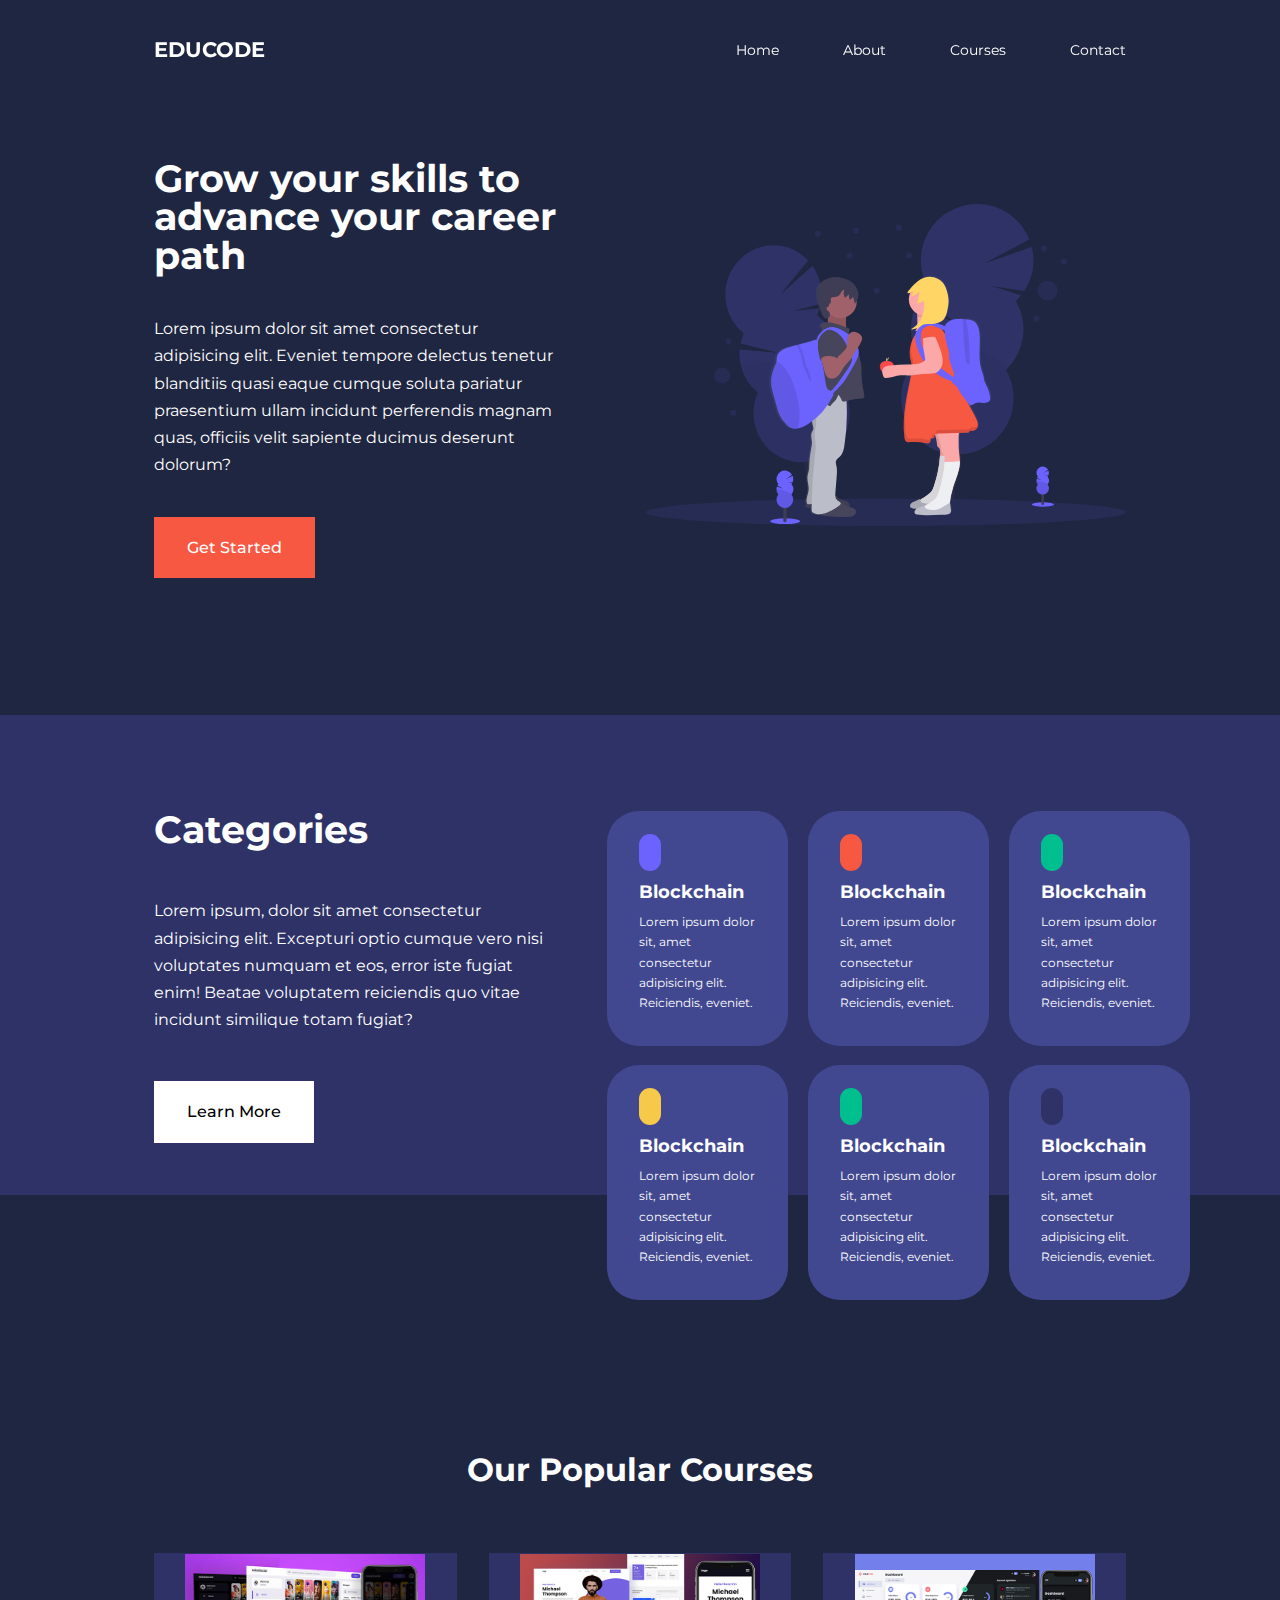
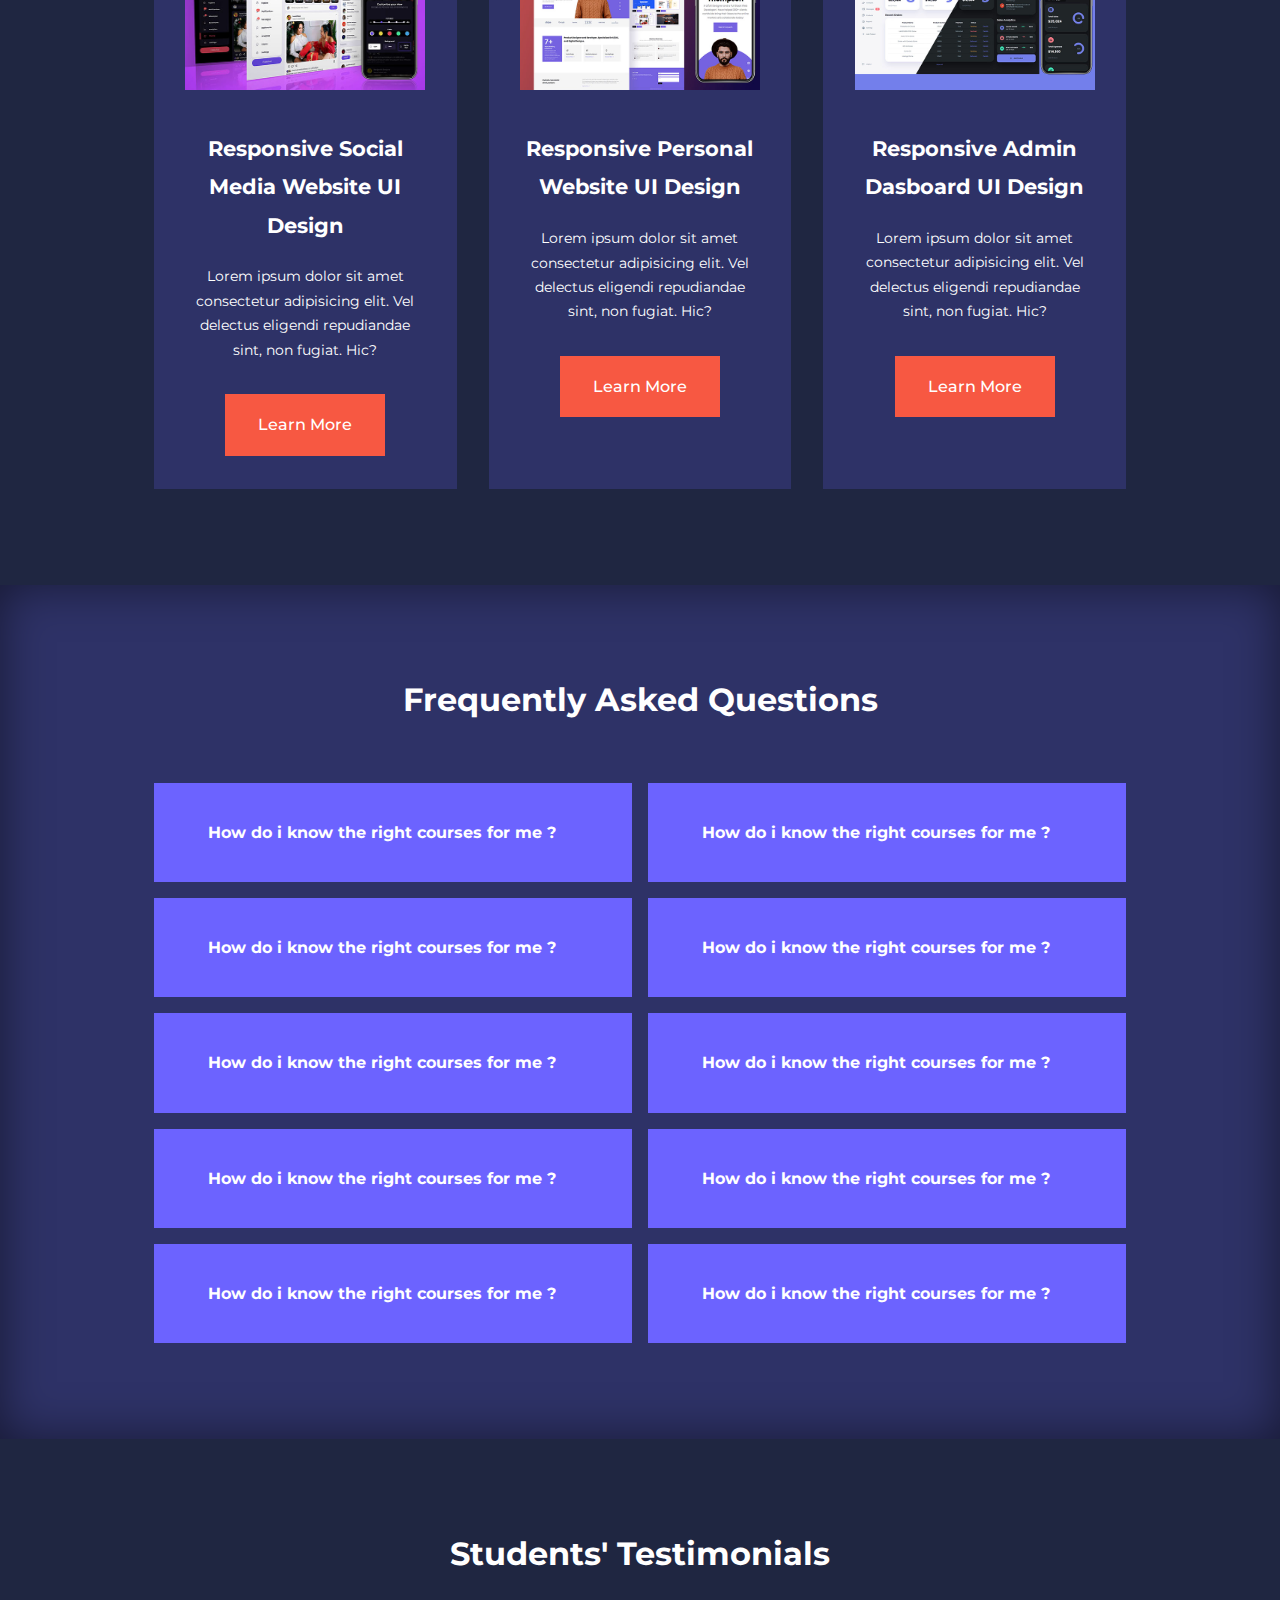
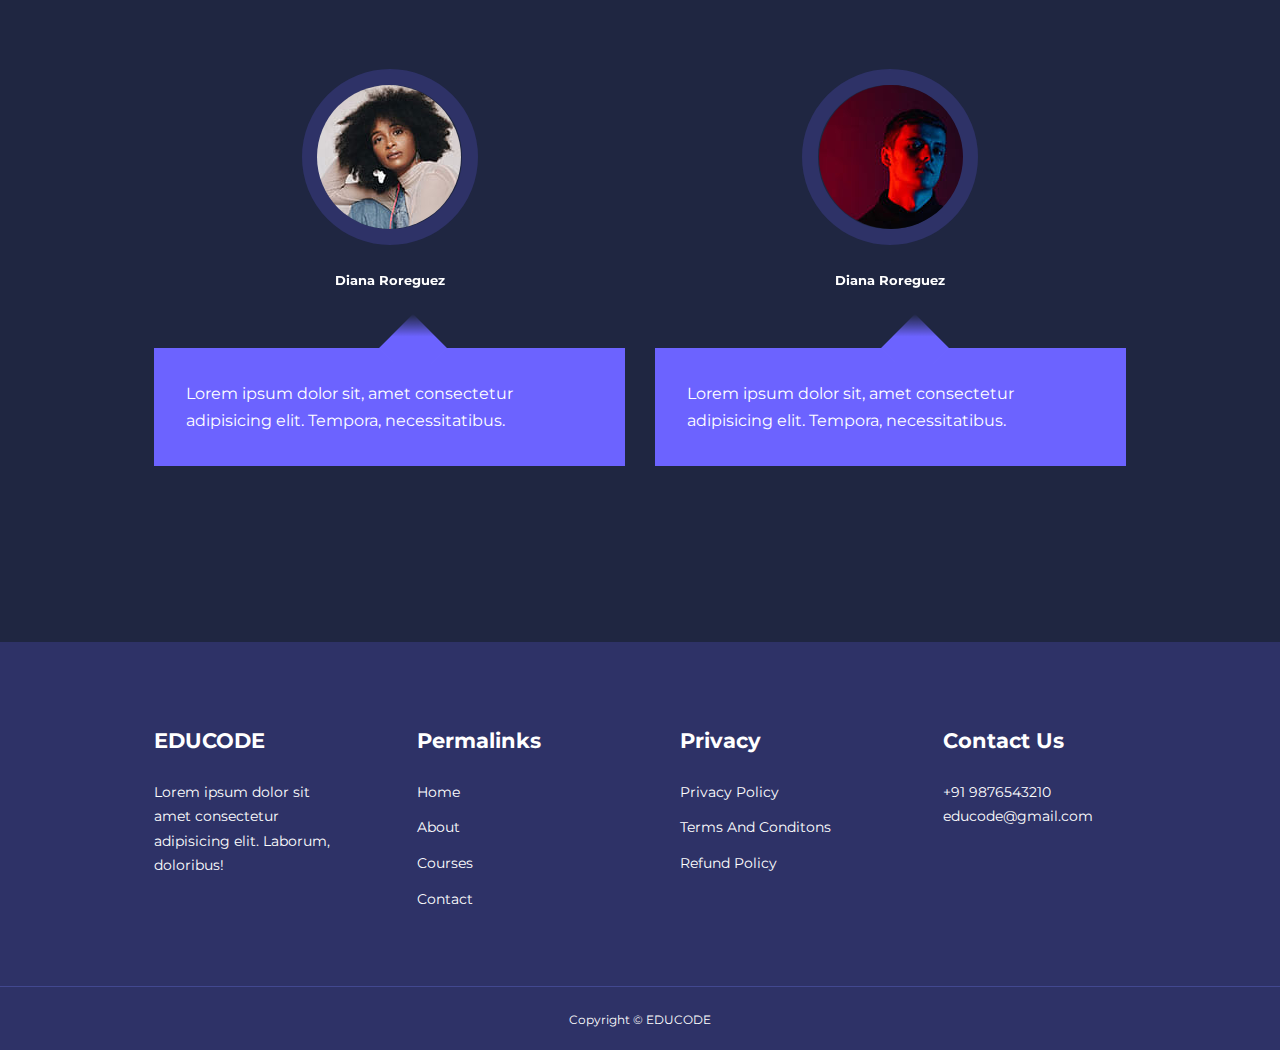
<file: index.html>
<!DOCTYPE html>
<html lang="en">
<head>
    <meta charset="UTF-8">
    <meta http-equiv="X-UA-Compatible" content="IE=edge">
    <meta name="viewport" content="width=device-width, initial-scale=1.0">
    <title>EDUCODE</title>

    <link rel="stylesheet" href="./css/style.css" >

    <link rel="preconnect" href="https://fonts.googleapis.com">
    <link rel="preconnect" href="https://fonts.gstatic.com" crossorigin>
    <link href="https://fonts.googleapis.com/css2?family=Montserrat:ital,wght@0,300;0,400;0,500;0,600;0,700;0,900;1,800&display=swap" rel="stylesheet">

    <link rel="stylesheet" href="https://unicons.iconscout.com/release/v4.0.0/css/line.css">

    <link
  rel="stylesheet"
  href="https://cdn.jsdelivr.net/npm/swiper@9/swiper-bundle.min.css"
/>
    
    

</head>
<body>
    <nav>
        <div class="container nav_container">
            <a href="index.html" ><h4>EDUCODE</h4></a>
            <ul class="nav_menu">
                <li><a href="index.html" >Home</a></li>
                <li><a href="about.html" >About</a></li>
                <li><a href="courses.html" >Courses</a></li>
                <li><a href="contact.html" >Contact</a></li>

                
          
            </ul>
            
            <button id="open-menu-btn" ><i class="uil uil-bars"></i>
            </button>
            <button id="close-menu-btn" ><i class="uil uil-multiply"></i>
            </button>

            
        </div>
    </nav>


    <header>
        <div class="container header__container">
            <div  class="header_left">
                <h1 id="hd"> Grow your skills to advance your career path</h1>

                <p>Lorem ipsum dolor sit amet consectetur adipisicing elit.
                     Eveniet tempore delectus tenetur blanditiis quasi eaque
                      cumque soluta pariatur praesentium ullam incidunt perferendis
                       magnam quas, officiis velit sapiente ducimus deserunt dolorum?
                </p>
                
                <a  href="courses.html" class="btn btn-primary" >Get Started</a>
            </div>

            <div class="header_right">
                <div class="header_right-image">
                    <img src="./images/header.svg" id="imghd">
                </div>

            </div>
        </div>
    </header>


   
   
   
   
   
    <!--Catagories-->

<section class="categories">
       <div class="container categories_container">
          <div class="categories__left">
            <h1>Categories</h1>
            <p>
                Lorem ipsum, dolor sit amet consectetur adipisicing elit. Excepturi optio cumque vero nisi voluptates numquam et eos, error iste fugiat enim! Beatae voluptatem reiciendis quo vitae incidunt similique totam fugiat?
            </p>
            <a href="#" class="btn">Learn More</a>
           </div>
           <div class="categories_right">
               <article class="category">
                <span class="category_item"><i class="uil uil-bitcoin-circle"></i></span>
                <h5>Blockchain</h5>
                <p>Lorem ipsum dolor sit, amet consectetur adipisicing elit. Reiciendis, eveniet.</p>
               </article>

               <article class="category">
                <span class="category_item"><i class="uil uil-bitcoin-circle"></i></span>
                <h5>Blockchain</h5>
                <p>Lorem ipsum dolor sit, amet consectetur adipisicing elit. Reiciendis, eveniet.</p>
               </article>

               <article class="category">
                <span class="category_item"><i class="uil uil-bitcoin-circle"></i></span>
                <h5>Blockchain</h5>
                <p>Lorem ipsum dolor sit, amet consectetur adipisicing elit. Reiciendis, eveniet.</p>
               </article>


               <article class="category">
                <span class="category_item"><i class="uil uil-bitcoin-circle"></i></span>
                <h5>Blockchain</h5>
                <p>Lorem ipsum dolor sit, amet consectetur adipisicing elit. Reiciendis, eveniet.</p>
               </article>

               <article class="category">
                <span class="category_item"><i class="uil uil-bitcoin-circle"></i></span>
                <h5>Blockchain</h5>
                <p>Lorem ipsum dolor sit, amet consectetur adipisicing elit. Reiciendis, eveniet.</p>
               </article>

               <article class="category">
                <span class="category_item"><i class="uil uil-bitcoin-circle"></i></span>
                <h5>Blockchain</h5>
                <p>Lorem ipsum dolor sit, amet consectetur adipisicing elit. Reiciendis, eveniet.</p>
               </article>

               
           </div>
       </div> 
         
</section>



<!--Courses-->

<section class="courses">
    <h2>Our Popular Courses</h2>
    <div class="container courses_container">
        <article class="course">
           <div class="course_image">
               <img src="./images/course1.jpg">
           </div>
           <div class="course_info"> 
           <h4> Responsive Social Media Website UI Design</h4>
           <p>
            Lorem ipsum dolor sit amet consectetur adipisicing elit. Vel delectus eligendi repudiandae sint, non fugiat. Hic?
           </p>
           <a href="courses.html" class="btn btn-primary">Learn More </a>
           </div>
        </article>

        <article class="course">
            <div class="course_image">
                <img src="./images/course2.jpg">
            </div> 
            <div class="course_info">
            <h4> Responsive Personal Website UI Design</h4>
            <p>
             Lorem ipsum dolor sit amet consectetur adipisicing elit. Vel delectus eligendi repudiandae sint, non fugiat. Hic?
            </p>
            <a href="courses.html" class="btn btn-primary">Learn More </a>
            </div>
         </article>

         <article class="course">
            <div class="course_image">
                <img src="./images/course3.jpg">
            </div> 
            <div class="course_info">
            <h4> Responsive Admin Dasboard  UI Design</h4>
            <p>
             Lorem ipsum dolor sit amet consectetur adipisicing elit. Vel delectus eligendi repudiandae sint, non fugiat. Hic?
            </p>
            <a href="courses.html" class="btn btn-primary">Learn More </a>
            </div>
         </article>
    </div> 


</section>


<!--Frequently Askaed Questions-->
<section class="faqs">
    <h2>Frequently Asked Questions</h2>
    <div class="container faqs_container">
        <article class="faq">
           <div class="faq_icon"><i class="uil uil-plus"></i></div> 
           <div class="question_answer">
            <h4>How do i know the right courses for me ?</h4>
            <p>
                Lorem ipsum dolor sit amet, consectetur adipisicing elit. Iste, consequuntur quaerat. Ratione, ea omnis aliquid illo, rerum dignissimos sequi magnam vero distinctio dolorum ipsam? Neque nisi temporibus iusto quae consectetur.
            </p>
           </div>
        </article>
        <article class="faq">
            <div class="faq_icon"><i class="uil uil-plus"></i></div> 
            <div class="question_answer">
             <h4>How do i know the right courses for me ?</h4>
             <p>
                 Lorem ipsum dolor sit amet, consectetur adipisicing elit. Iste, consequuntur quaerat. Ratione, ea omnis aliquid illo, rerum dignissimos sequi magnam vero distinctio dolorum ipsam? Neque nisi temporibus iusto quae consectetur.
             </p>
            </div>
         </article>
         <article class="faq">
            <div class="faq_icon"><i class="uil uil-plus"></i></div> 
            <div class="question_answer">
             <h4>How do i know the right courses for me ?</h4>
             <p>
                 Lorem ipsum dolor sit amet, consectetur adipisicing elit. Iste, consequuntur quaerat. Ratione, ea omnis aliquid illo, rerum dignissimos sequi magnam vero distinctio dolorum ipsam? Neque nisi temporibus iusto quae consectetur.
             </p>
            </div>
         </article>
         <article class="faq">
            <div class="faq_icon"><i class="uil uil-plus"></i></div> 
            <div class="question_answer">
             <h4>How do i know the right courses for me ?</h4>
             <p>
                 Lorem ipsum dolor sit amet, consectetur adipisicing elit. Iste, consequuntur quaerat. Ratione, ea omnis aliquid illo, rerum dignissimos sequi magnam vero distinctio dolorum ipsam? Neque nisi temporibus iusto quae consectetur.
             </p>
            </div>
         </article>
         <article class="faq">
            <div class="faq_icon"><i class="uil uil-plus"></i></div> 
            <div class="question_answer">
             <h4>How do i know the right courses for me ?</h4>
             <p>
                 Lorem ipsum dolor sit amet, consectetur adipisicing elit. Iste, consequuntur quaerat. Ratione, ea omnis aliquid illo, rerum dignissimos sequi magnam vero distinctio dolorum ipsam? Neque nisi temporibus iusto quae consectetur.
             </p>
            </div>
         </article>
         <article class="faq">
            <div class="faq_icon"><i class="uil uil-plus"></i></div> 
            <div class="question_answer">
             <h4>How do i know the right courses for me ?</h4>
             <p>
                 Lorem ipsum dolor sit amet, consectetur adipisicing elit. Iste, consequuntur quaerat. Ratione, ea omnis aliquid illo, rerum dignissimos sequi magnam vero distinctio dolorum ipsam? Neque nisi temporibus iusto quae consectetur.
             </p>
            </div>
         </article>
         <article class="faq">
            <div class="faq_icon"><i class="uil uil-plus"></i></div> 
            <div class="question_answer">
             <h4>How do i know the right courses for me ?</h4>
             <p>
                 Lorem ipsum dolor sit amet, consectetur adipisicing elit. Iste, consequuntur quaerat. Ratione, ea omnis aliquid illo, rerum dignissimos sequi magnam vero distinctio dolorum ipsam? Neque nisi temporibus iusto quae consectetur.
             </p>
            </div>
         </article>
         <article class="faq">
            <div class="faq_icon"><i class="uil uil-plus"></i></div> 
            <div class="question_answer">
             <h4>How do i know the right courses for me ?</h4>
             <p>
                 Lorem ipsum dolor sit amet, consectetur adipisicing elit. Iste, consequuntur quaerat. Ratione, ea omnis aliquid illo, rerum dignissimos sequi magnam vero distinctio dolorum ipsam? Neque nisi temporibus iusto quae consectetur.
             </p>
            </div>
         </article>
         <article class="faq">
            <div class="faq_icon"><i class="uil uil-plus"></i></div> 
            <div class="question_answer">
             <h4>How do i know the right courses for me ?</h4>
             <p>
                 Lorem ipsum dolor sit amet, consectetur adipisicing elit. Iste, consequuntur quaerat. Ratione, ea omnis aliquid illo, rerum dignissimos sequi magnam vero distinctio dolorum ipsam? Neque nisi temporibus iusto quae consectetur.
             </p>
            </div>
         </article>
         <article class="faq">
            <div class="faq_icon"><i class="uil uil-plus"></i></div> 
            <div class="question_answer">
             <h4>How do i know the right courses for me ?</h4>
             <p>
                 Lorem ipsum dolor sit amet, consectetur adipisicing elit. Iste, consequuntur quaerat. Ratione, ea omnis aliquid illo, rerum dignissimos sequi magnam vero distinctio dolorum ipsam? Neque nisi temporibus iusto quae consectetur.
             </p>
            </div>
         </article>
         
         
     </div>
</section>


<!-- Customer Review-->

<section class="container testimonials_container  mySwiper">
    <h2> Students' Testimonials </h2>
    <div class="swiper-wrapper">
        <article class="testimonial swiper-slide">
            <div class="avater">
                <img src="./images/avatar1.jpg">
            </div>
            <div class="testimonial_info">
                <h5> Diana Roreguez </h5>
            </div>
            <div class="testimonial_body">
                <p>
                    Lorem ipsum dolor sit, amet consectetur adipisicing elit. Tempora, necessitatibus.
                </p>
            </div>
        </article>
        <article class="testimonial swiper-slide">
            <div class="avater">
                <img src="./images/avatar2.jpg">
            </div>
            <div class="testimonial_info">
                <h5> Diana Roreguez </h5>
            </div>
            <div class="testimonial_body">
                <p>
                    Lorem ipsum dolor sit, amet consectetur adipisicing elit. Tempora, necessitatibus.
                </p>
            </div>
        </article>
        <article class="testimonial swiper-slide">
            <div class="avater">
                <img src="./images/avatar3.jpg">
            </div>
            <div class="testimonial_info">
                <h5> Diana Roreguez </h5>
            </div>
            <div class="testimonial_body">
                <p>
                    Lorem ipsum dolor sit, amet consectetur adipisicing elit. Tempora, necessitatibus.
                </p>
            </div>
        </article>
        <article class="testimonial swiper-slide">
            <div class="avater">
                <img src="./images/avatar4.jpg">
            </div>
            <div class="testimonial_info">
                <h5> Diana Roreguez </h5>
            </div>
            <div class="testimonial_body">
                <p>
                    Lorem ipsum dolor sit, amet consectetur adipisicing elit. Tempora, necessitatibus.
                </p>
            </div>
        </article>
        <article class="testimonial swiper-slide">
            <div class="avater">
                <img src="./images/avatar5.jpg">
            </div>
            <div class="testimonial_info">
                <h5> Diana Roreguez </h5>
            </div>
            <div class="testimonial_body">
                <p>
                    Lorem ipsum dolor sit, amet consectetur adipisicing elit. Tempora, necessitatibus.
                </p>
            </div>
        </article>
        
    </div>
</section>


<!-- FOOTER-->
<footer class="footer">
    <div class="container footer_container">
        <div class="footer_1">
            <a href="index.html" class="footer_logo"><h4>EDUCODE</h4></a>
            <p>Lorem ipsum dolor sit amet consectetur adipisicing elit. Laborum, doloribus!</p>
        </div>

        <div class="footer_2">
            <h4>Permalinks</h4>
            <ul class="permalinks">
                <li><a href="index.html">Home</a></li>
                <li><a href="about.html">About</a></li>
                <li><a href="courses.html"> Courses</a></li>
                <li><a href="contact.html"> Contact</a></li>

            </ul>
        </div>

        <div class="footer_3">
            <h4> Privacy</h4>
            <ul class="privacy">
                <li><a href="#"> Privacy Policy</a></li>
                <li><a href="#"> Terms And Conditons</a></li>
                <li><a href="#"> Refund Policy</a></li>
            </ul>
        </div>
        
        <div class="footer_4">
            <h4>Contact Us</h4>
            <div>
                <p>+91 9876543210</p>
                <p>educode@gmail.com</p>
            </div>

            <ul class="footer_socials">
                <li>
                    <a href="#"><i class="uil uil-facebook-f"></i></a>
                </li>
                <li>
                    <a href="#"><i class="uil uil-instagram-alt"></i></a>
                </li>
                <li>
                    <a href="#"><i class="uil uil-twitter"></i></a>
                </li>
                <li>
                    <a href="#"><i class="uil uil-linkedin-alt"></i></a>
                </li>
            </ul>
        </div>

    
    </div>
    
    <div class="footer_copyright">
        <small>
           Copyright &copy  EDUCODE
        </small>
   </div>

</footer>




<script src="https://cdn.jsdelivr.net/npm/swiper@9/swiper-bundle.min.js"></script>
<script src="./main.js"></script>

<!-- JS for Testimonial Slideing-->

<script>
    var swiper = new Swiper(".mySwiper", {
        slidesPerView: 1,
        spaceBetween: 30,
        pagination: {
          el: ".swiper-pagination",
          clickable: true,
        },
          breakpoints: {
            600:{
                slidesPerView: 2
            }
          }
        
      });
</script>

</body>
</html>
</file>
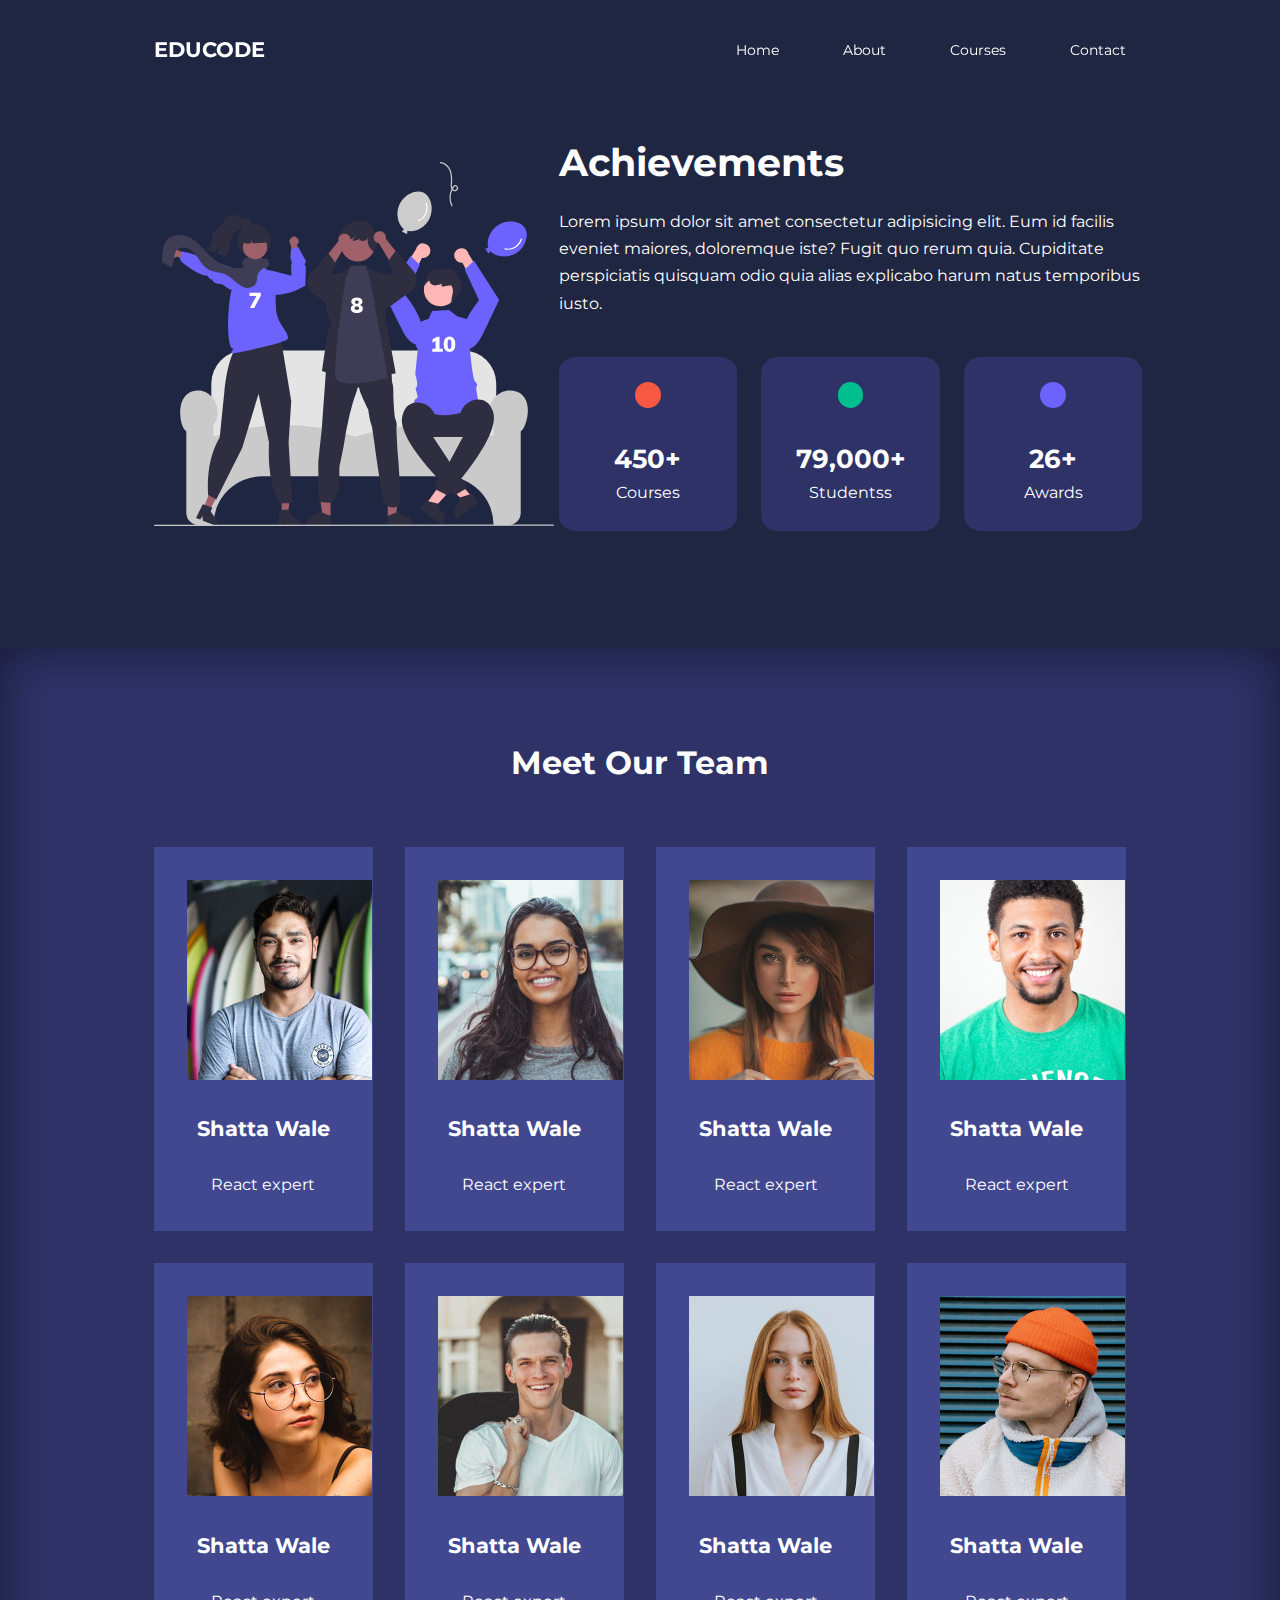
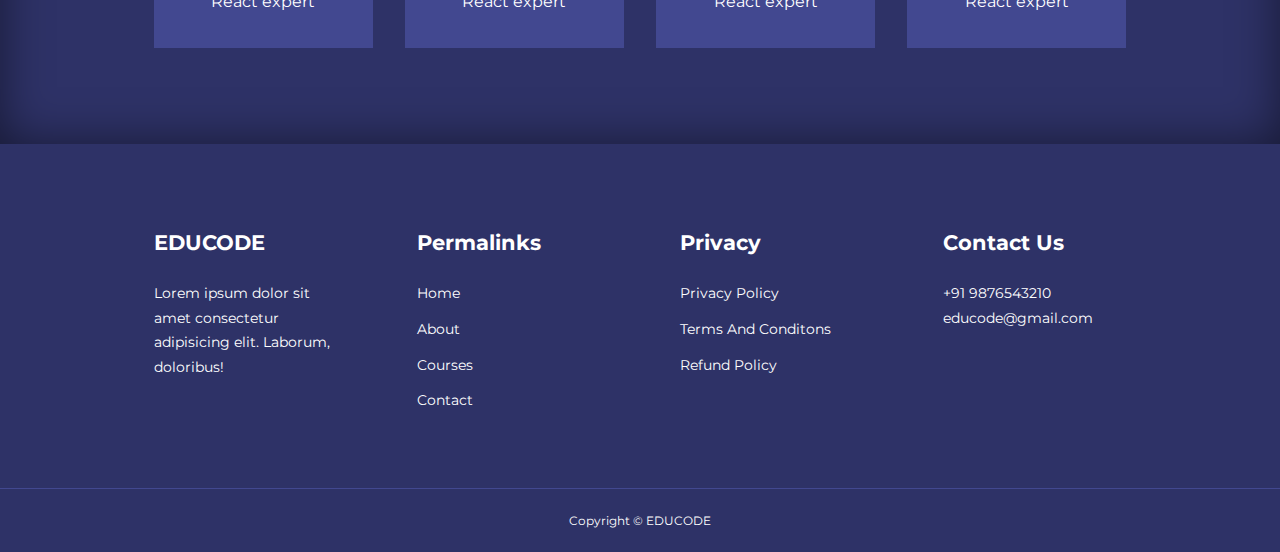
<file: about.html>
<!DOCTYPE html>
<html lang="en">
<head>
    <meta charset="UTF-8">
    <meta http-equiv="X-UA-Compatible" content="IE=edge">
    <meta name="viewport" content="width=device-width, initial-scale=1.0">
    <title>EDUCODE</title>

    <link rel="stylesheet" href="./css/style.css" >
    <link rel="stylesheet" href="./css/about.css" >

    <link rel="preconnect" href="https://fonts.googleapis.com">
    <link rel="preconnect" href="https://fonts.gstatic.com" crossorigin>
    <link href="https://fonts.googleapis.com/css2?family=Montserrat:ital,wght@0,300;0,400;0,500;0,600;0,700;0,900;1,800&display=swap" rel="stylesheet">

    <link rel="stylesheet" href="https://unicons.iconscout.com/release/v4.0.0/css/line.css">
    
    <!-- Swiper slider-->
    <link rel="stylesheet" href="https://cdn.jsdelivr.net/npm/swiper@9/swiper-bundle.min.css"/>
    

</head>
<body>
     
<nav>
        <div class="container nav_container">
            <a href="index.html" ><h4>EDUCODE</h4></a>
            <ul class="nav_menu">
                <li><a href="index.html" >Home</a></li>
                <li><a href="about.html" >About</a></li>
                <li><a href="courses.html" >Courses</a></li>
                <li><a href="contact.html" >Contact</a></li>
            </ul>
            
            <button id="open-menu-btn" ><i class="uil uil-bars"></i>
            </button>
            <button id="close-menu-btn" ><i class="uil uil-multiply"></i>
            </button>
        </div>
</nav>


<!--    Achievement -->

<section class="about_achievements">
    <div class="container about_achievements-container">
        <div class="about_achievements-left">
            <img src="./images/about achievements.svg" alt="" id="imgmain">
        </div>
        <div class="about_achievements-right">
            <h1>Achievements</h1>
            <p>
                Lorem ipsum dolor sit amet consectetur adipisicing elit. 
                Eum id facilis eveniet maiores, doloremque iste? Fugit quo 
                rerum quia. Cupiditate perspiciatis quisquam odio quia alias 
                explicabo harum natus temporibus iusto.
            </p>
            <div class="achievement_cards">
                <article class="achievement_cart">
                    <span class="achievement-icon">
                        <i class="uil uil-video"></i>
                    </span>
                    <h3>450+</h3>
                    <p>Courses</p>
                </article>
                <article class="achievement_cart">
                    <span class="achievement-icon">
                        <i class="uil uil-users-alt"></i>
                    </span>
                    <h3>79,000+</h3>
                    <p>Studentss</p>
                </article>
                <article class="achievement_cart">
                    <span class="achievement-icon">
                        <i class="uil uil-trophy"></i>
                    </span>
                    <h3>26+</h3>
                    <p>Awards</p>
                </article>
            
            
            </div>
        </div>
    </div>
</section>

<!-- Member-->

<section class="team">
    <h2>Meet Our Team</h2>
    <div class="container team_container">
        <article class="team_member">
            <div class="team_member-img">
                <img src="./images/tm1.jpg" alt="" id="imgsecond">
            </div>
            <div class="team_member-info">
                <h4>Shatta Wale</h4>
                <p> React expert</p>
            </div>
            <div class="team_member_socials">
                <a href="#" target="_blank"><i class="uil uil-instagram"></i></a>
                <a href="#" target="_blank"><i class="uil uil-twitter"></i></a>
                <a href="#" target="_blank"><i class="uil uil-linkedin-alt"></i></a>
            </div>
        </article>

        <article class="team_member">
            <div class="team_member-img">
                <img src="./images/tm2.jpg" alt="" id="imgsecond">
            </div>
            <div class="team_member-info">
                <h4>Shatta Wale</h4>
                <p> React expert</p>
            </div>
            <div class="team_member_socials">
                <a href="#" target="_blank"><i class="uil uil-instagram"></i></a>
                <a href="#" target="_blank"><i class="uil uil-twitter"></i></a>
                <a href="#" target="_blank"><i class="uil uil-linkedin-alt"></i></a>
            </div>
        </article>

        <article class="team_member">
            <div class="team_member-img">
                <img src="./images/tm3.jpg" alt="" id="imgsecond">
            </div>
            <div class="team_member-info">
                <h4>Shatta Wale</h4>
                <p> React expert</p>
            </div>
            <div class="team_member_socials">
                <a href="#" target="_blank"><i class="uil uil-instagram"></i></a>
                <a href="#" target="_blank"><i class="uil uil-twitter"></i></a>
                <a href="#" target="_blank"><i class="uil uil-linkedin-alt"></i></a>
            </div>
        </article>

        <article class="team_member">
            <div class="team_member-img">
                <img src="./images/tm4.jpg" alt="" id="imgsecond">
            </div>
            <div class="team_member-info">
                <h4>Shatta Wale</h4>
                <p> React expert</p>
            </div>
            <div class="team_member_socials">
                <a href="#" target="_blank"><i class="uil uil-instagram"></i></a>
                <a href="#" target="_blank"><i class="uil uil-twitter"></i></a>
                <a href="#" target="_blank"><i class="uil uil-linkedin-alt"></i></a>
            </div>
        </article>

        <article class="team_member">
            <div class="team_member-img">
                <img src="./images/tm5.jpg" alt="" id="imgsecond">
            </div>
            <div class="team_member-info">
                <h4>Shatta Wale</h4>
                <p> React expert</p>
            </div>
            <div class="team_member_socials">
                <a href="#" target="_blank"><i class="uil uil-instagram"></i></a>
                <a href="#" target="_blank"><i class="uil uil-twitter"></i></a>
                <a href="#" target="_blank"><i class="uil uil-linkedin-alt"></i></a>
            </div>
        </article>

        <article class="team_member">
            <div class="team_member-img">
                <img src="./images/tm6.jpg" alt="" id="imgsecond">
            </div>
            <div class="team_member-info">
                <h4>Shatta Wale</h4>
                <p> React expert</p>
            </div>
            <div class="team_member_socials">
                <a href="#" target="_blank"><i class="uil uil-instagram"></i></a>
                <a href="#" target="_blank"><i class="uil uil-twitter"></i></a>
                <a href="#" target="_blank"><i class="uil uil-linkedin-alt"></i></a>
            </div>
        </article>

        <article class="team_member">
            <div class="team_member-img">
                <img src="./images/tm7.jpg" alt="" id="imgsecond">
            </div>
            <div class="team_member-info">
                <h4>Shatta Wale</h4>
                <p> React expert</p>
            </div>
            <div class="team_member_socials">
                <a href="#" target="_blank"><i class="uil uil-instagram"></i></a>
                <a href="#" target="_blank"><i class="uil uil-twitter"></i></a>
                <a href="#" target="_blank"><i class="uil uil-linkedin-alt"></i></a>
            </div>
        </article>

        <article class="team_member">
            <div class="team_member-img">
                <img src="./images/tm8.jpg" alt="" id="imgsecond">
            </div>
            <div class="team_member-info">
                <h4>Shatta Wale</h4>
                <p> React expert</p>
            </div>
            <div class="team_member_socials">
                <a href="#" target="_blank"><i class="uil uil-instagram"></i></a>
                <a href="#" target="_blank"><i class="uil uil-twitter"></i></a>
                <a href="#" target="_blank"><i class="uil uil-linkedin-alt"></i></a>
            </div>
        </article>

       
    </div>
</section>








<!-- FOOTER-->
<footer class="footer">
    <div class="container footer_container">
        <div class="footer_1">
            <a href="index.html" class="footer_logo"><h4>EDUCODE</h4></a>
            <p>Lorem ipsum dolor sit amet consectetur adipisicing elit. Laborum, doloribus!</p>
        </div>

        <div class="footer_2">
            <h4>Permalinks</h4>
            <ul class="permalinks">
                <li><a href="index.html">Home</a></li>
                <li><a href="about.html">About</a></li>
                <li><a href="courses.html"> Courses</a></li>
                <li><a href="contact.html"> Contact</a></li>

            </ul>
        </div>

        <div class="footer_3">
            <h4> Privacy</h4>
            <ul class="privacy">
                <li><a href="#"> Privacy Policy</a></li>
                <li><a href="#"> Terms And Conditons</a></li>
                <li><a href="#"> Refund Policy</a></li>
            </ul>
        </div>
        
        <div class="footer_4">
            <h4>Contact Us</h4>
            <div>
                <p>+91 9876543210</p>
                <p>educode@gmail.com</p>
            </div>

            <ul class="footer_socials">
                <li>
                    <a href="#"><i class="uil uil-facebook-f"></i></a>
                </li>
                <li>
                    <a href="#"><i class="uil uil-instagram-alt"></i></a>
                </li>
                <li>
                    <a href="#"><i class="uil uil-twitter"></i></a>
                </li>
                <li>
                    <a href="#"><i class="uil uil-linkedin-alt"></i></a>
                </li>
            </ul>
        </div>

    
    </div>
    
    <div class="footer_copyright">
        <small>
           Copyright &copy  EDUCODE
        </small>
   </div>

</footer>


<script src="./main.js"></script>
</body>

</html>
</file>
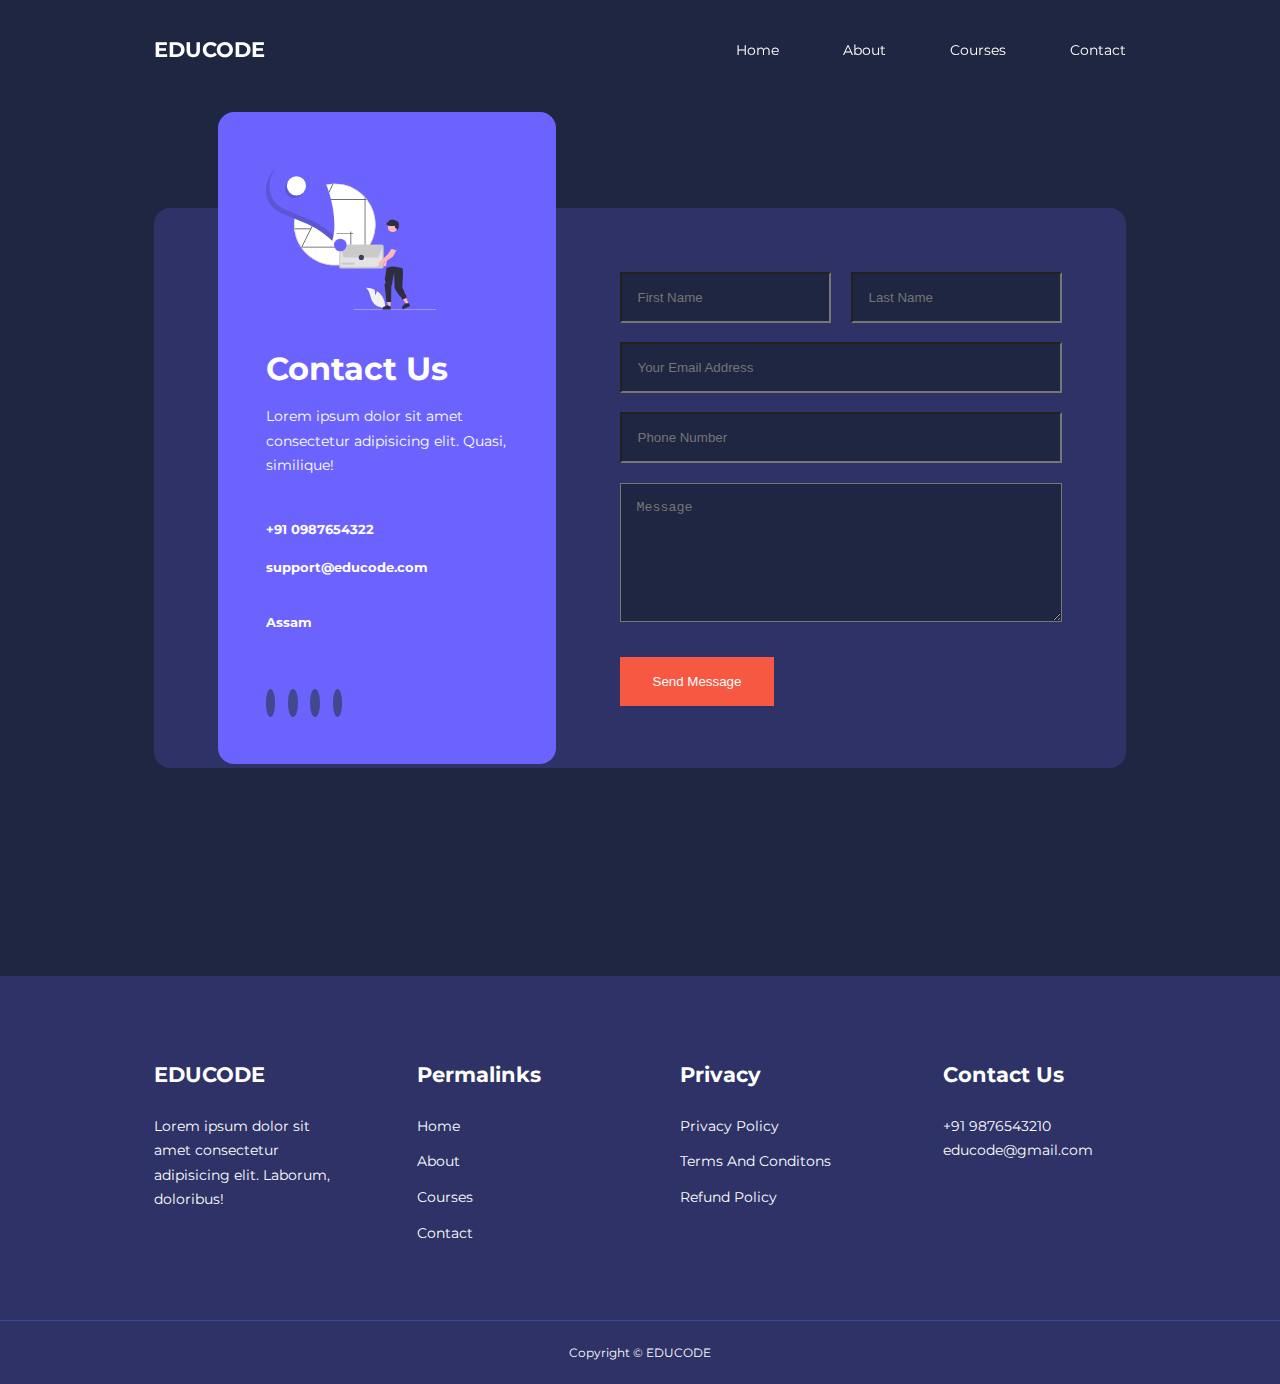
<file: contact.html>
<!DOCTYPE html>
<html lang="en">
<head>
    <meta charset="UTF-8">
    <meta http-equiv="X-UA-Compatible" content="IE=edge">
    <meta name="viewport" content="width=device-width, initial-scale=1.0">
    <title>EDUCODE</title>

    <link rel="stylesheet" href="./css/style.css" >
    <link rel="stylesheet" href="./css/contact.css" >

    <link rel="preconnect" href="https://fonts.googleapis.com">
    <link rel="preconnect" href="https://fonts.gstatic.com" crossorigin>
    <link href="https://fonts.googleapis.com/css2?family=Montserrat:ital,wght@0,300;0,400;0,500;0,600;0,700;0,900;1,800&display=swap" rel="stylesheet">

    <link rel="stylesheet" href="https://unicons.iconscout.com/release/v4.0.0/css/line.css">
    
    <!-- Swiper slider-->
    <link rel="stylesheet" href="https://cdn.jsdelivr.net/npm/swiper@9/swiper-bundle.min.css"/>
    

</head>
<body>
     
<nav>
        <div class="container nav_container">
            <a href="index.html" ><h4>EDUCODE</h4></a>
            <ul class="nav_menu">
                <li><a href="index.html" >Home</a></li>
                <li><a href="about.html" >About</a></li>
                <li><a href="courses.html" >Courses</a></li>
                <li><a href="contact.html" >Contact</a></li>
            </ul>
            
            <button id="open-menu-btn" ><i class="uil uil-bars"></i>
            </button>
            <button id="close-menu-btn" ><i class="uil uil-multiply"></i>
            </button>
        </div>
</nav>

<section class="contact">
    <div class="container contact_container">
         <aside class="contact_aside">
            <div class="contact_image">
                <img src="./images/contact.svg" id="imgmain">
            </div>
            <h2>Contact Us</h2>
            <p>
                Lorem ipsum dolor sit amet consectetur adipisicing elit. Quasi, similique!
            </p>
            <ul class="contact_detail">
                <!-- <li><i class="uil uil-phone-times"></i> -->
                    <h5>+91 0987654322</h5>
                </li>
                <li>
                    <!-- <i class="uil uil-envelope"></i> -->
                    <h5>support@educode.com</h5>
                </li>
                <li>
                    <!-- <i class="uil uil-location-point"></i> -->
                    <h5>Assam</h5>
                </li>
            </ul>

            <ul class="contact_social">
                <li>
                    <a href="#"><i class="uil uil-facebook-f"></i></a>
                </li>
                <li>
                    <a href="#"><i class="uil uil-instagram-alt"></i></a>
                </li>
                <li>
                    <a href="#"><i class="uil uil-twitter"></i></a>
                </li>
                <li>
                    <a href="#"><i class="uil uil-linkedin-alt"></i></a>
                </li>
            </ul>
        </aside>

        <form action="https://formspree.io/f/mdovloyw"  method="POST" class="contact_form">
              <div class="form_name">
                <input type="text" name="First Name" placeholder="First Name" required>
                <input type="text" name="Last Name" placeholder="Last Name" required>
              </div>
              <input type="email" name="Email Address" placeholder="Your Email Address" required>
              <input type="tel" name="Phone Number" placeholder="Phone Number" required>
              <textarea name="Message" rows="7" placeholder="Message" required></textarea>
              <button type="submit" class="btn btn-primary">Send Message</button>
        </form>
    </div>

</section>







<!-- FOOTER-->
<footer class="footer">
    <div class="container footer_container">
        <div class="footer_1">
            <a href="index.html" class="footer_logo"><h4>EDUCODE</h4></a>
            <p>Lorem ipsum dolor sit amet consectetur adipisicing elit. Laborum, doloribus!</p>
        </div>

        <div class="footer_2">
            <h4>Permalinks</h4>
            <ul class="permalinks">
                <li><a href="index.html">Home</a></li>
                <li><a href="about.html">About</a></li>
                <li><a href="courses.html"> Courses</a></li>
                <li><a href="contact.html"> Contact</a></li>

            </ul>
        </div>

        <div class="footer_3">
            <h4> Privacy</h4>
            <ul class="privacy">
                <li><a href="#"> Privacy Policy</a></li>
                <li><a href="#"> Terms And Conditons</a></li>
                <li><a href="#"> Refund Policy</a></li>
            </ul>
        </div>
        
        <div class="footer_4">
            <h4>Contact Us</h4>
            <div>
                <p>+91 9876543210</p>
                <p>educode@gmail.com</p>
            </div>

            <ul class="footer_socials">
                <li>
                    <a href="#"><i class="uil uil-facebook-f"></i></a>
                </li>
                <li>
                    <a href="#"><i class="uil uil-instagram-alt"></i></a>
                </li>
                <li>
                    <a href="#"><i class="uil uil-twitter"></i></a>
                </li>
                <li>
                    <a href="#"><i class="uil uil-linkedin-alt"></i></a>
                </li>
            </ul>
        </div>

    
    </div>
    
    <div class="footer_copyright">
        <small>
           Copyright &copy  EDUCODE
        </small>
   </div>

</footer>


<script src="./main.js"></script>
</body>

</html>
</file>
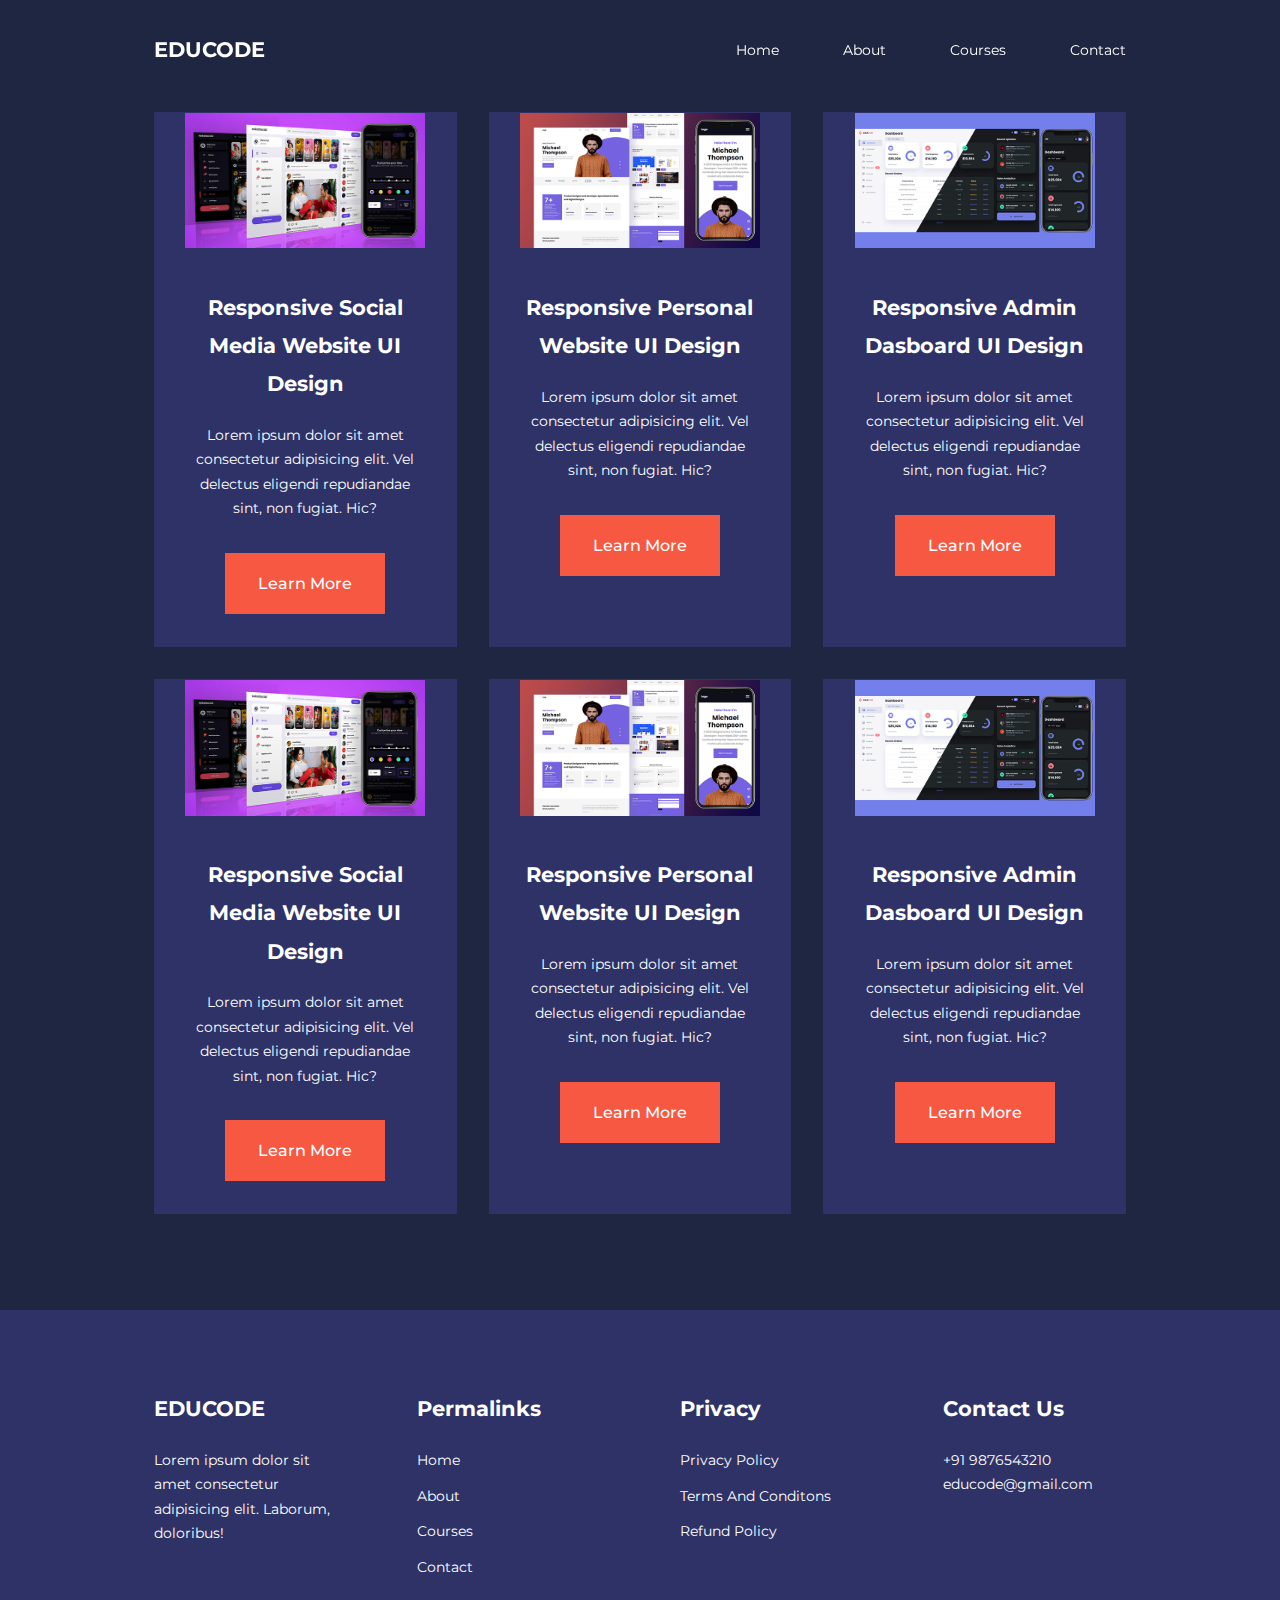
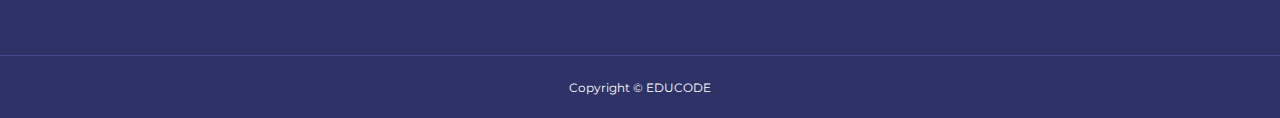
<file: courses.html>
<!DOCTYPE html>
<html lang="en">
<head>
    <meta charset="UTF-8">
    <meta http-equiv="X-UA-Compatible" content="IE=edge">
    <meta name="viewport" content="width=device-width, initial-scale=1.0">
    <title>EDUCODE</title>

    <link rel="stylesheet" href="./css/style.css" >
    <link rel="preconnect" href="https://fonts.googleapis.com">
    <link rel="preconnect" href="https://fonts.gstatic.com" crossorigin>
    <link href="https://fonts.googleapis.com/css2?family=Montserrat:ital,wght@0,300;0,400;0,500;0,600;0,700;0,900;1,800&display=swap" rel="stylesheet">

    <link rel="stylesheet" href="https://unicons.iconscout.com/release/v4.0.0/css/line.css">
    

    <style>
        .courses{
            margin-top: 1rem ;
        }
    </style>
    

</head>
<body>
     
<nav>
        <div class="container nav_container">
            <a href="index.html" ><h4>EDUCODE</h4></a>
            <ul class="nav_menu">
                <li><a href="index.html" >Home</a></li>
                <li><a href="about.html" >About</a></li>
                <li><a href="courses.html" >Courses</a></li>
                <li><a href="contact.html" >Contact</a></li>
            </ul>
            
            <button id="open-menu-btn" ><i class="uil uil-bars"></i>
            </button>
            <button id="close-menu-btn" ><i class="uil uil-multiply"></i>
            </button>
        </div>
</nav>



<!--Courses-->

<section class="courses">
   
    <div class="container courses_container">
        <article class="course">
           <div class="course_image">
               <img src="./images/course1.jpg">
           </div>
           <div class="course_info"> 
           <h4> Responsive Social Media Website UI Design</h4>
           <p>
            Lorem ipsum dolor sit amet consectetur adipisicing elit. Vel delectus eligendi repudiandae sint, non fugiat. Hic?
           </p>
           <a href="courses.html" class="btn btn-primary">Learn More </a>
           </div>
        </article>

        <article class="course">
            <div class="course_image">
                <img src="./images/course2.jpg">
            </div> 
            <div class="course_info">
            <h4> Responsive Personal Website UI Design</h4>
            <p>
             Lorem ipsum dolor sit amet consectetur adipisicing elit. Vel delectus eligendi repudiandae sint, non fugiat. Hic?
            </p>
            <a href="courses.html" class="btn btn-primary">Learn More </a>
            </div>
         </article>

         <article class="course">
            <div class="course_image">
                <img src="./images/course3.jpg">
            </div> 
            <div class="course_info">
            <h4> Responsive Admin Dasboard  UI Design</h4>
            <p>
             Lorem ipsum dolor sit amet consectetur adipisicing elit. Vel delectus eligendi repudiandae sint, non fugiat. Hic?
            </p>
            <a href="courses.html" class="btn btn-primary">Learn More </a>
            </div>
         </article>

         <article class="course">
            <div class="course_image">
                <img src="./images/course1.jpg">
            </div>
            <div class="course_info"> 
            <h4> Responsive Social Media Website UI Design</h4>
            <p>
             Lorem ipsum dolor sit amet consectetur adipisicing elit. Vel delectus eligendi repudiandae sint, non fugiat. Hic?
            </p>
            <a href="courses.html" class="btn btn-primary">Learn More </a>
            </div>
         </article>
 
         <article class="course">
             <div class="course_image">
                 <img src="./images/course2.jpg">
             </div> 
             <div class="course_info">
             <h4> Responsive Personal Website UI Design</h4>
             <p>
              Lorem ipsum dolor sit amet consectetur adipisicing elit. Vel delectus eligendi repudiandae sint, non fugiat. Hic?
             </p>
             <a href="courses.html" class="btn btn-primary">Learn More </a>
             </div>
          </article>
 
          <article class="course">
             <div class="course_image">
                 <img src="./images/course3.jpg">
             </div> 
             <div class="course_info">
             <h4> Responsive Admin Dasboard  UI Design</h4>
             <p>
              Lorem ipsum dolor sit amet consectetur adipisicing elit. Vel delectus eligendi repudiandae sint, non fugiat. Hic?
             </p>
             <a href="courses.html" class="btn btn-primary">Learn More </a>
             </div>
          </article>
    </div> 
</section>













<!-- FOOTER-->
<footer class="footer">
    <div class="container footer_container">
        <div class="footer_1">
            <a href="index.html" class="footer_logo"><h4>EDUCODE</h4></a>
            <p>Lorem ipsum dolor sit amet consectetur adipisicing elit. Laborum, doloribus!</p>
        </div>

        <div class="footer_2">
            <h4>Permalinks</h4>
            <ul class="permalinks">
                <li><a href="index.html">Home</a></li>
                <li><a href="about.html">About</a></li>
                <li><a href="courses.html"> Courses</a></li>
                <li><a href="contact.html"> Contact</a></li>

            </ul>
        </div>

        <div class="footer_3">
            <h4> Privacy</h4>
            <ul class="privacy">
                <li><a href="#"> Privacy Policy</a></li>
                <li><a href="#"> Terms And Conditons</a></li>
                <li><a href="#"> Refund Policy</a></li>
            </ul>
        </div>
        
        <div class="footer_4">
            <h4>Contact Us</h4>
            <div>
                <p>+91 9876543210</p>
                <p>educode@gmail.com</p>
            </div>

            <ul class="footer_socials">
                <li>
                    <a href="#"><i class="uil uil-facebook-f"></i></a>
                </li>
                <li>
                    <a href="#"><i class="uil uil-instagram-alt"></i></a>
                </li>
                <li>
                    <a href="#"><i class="uil uil-twitter"></i></a>
                </li>
                <li>
                    <a href="#"><i class="uil uil-linkedin-alt"></i></a>
                </li>
            </ul>
        </div>

    
    </div>
    
    <div class="footer_copyright">
        <small>
           Copyright &copy  EDUCODE
        </small>
   </div>

</footer>


<script src="./main.js"></script>
</body>

</html>
</file>
<file: css/style.css>
*{
   margin: 0;
   padding: 0;
   outline: 0;
   text-decoration: none;
   list-style: none;
   box-sizing: border-box;

}

:root{
   --color-primary:#6c63ff;
   --color-success:#00bf8e;
   --color-warning:#f7c94b;
   --color-danger:#f75842;
   --color-danger-variant:rgb(247,88,66,0.4);
   --color-white:#fff;
   --color-light:rgb(255,255,255,0.7);
   --color-black:#000;
   --color-bg:#1f2641;
   --color-bg1:#2e3267;
   --color-bg2:#424890;
   
   --container-width-lg : 76%;
   --container-width-md: 90%;
   --container-width-sm : 94%;
   
   --transition: all 400ms ease ;

}

body{
    font-family: 'Montserrat', sans-serif;
    line-height: 1.7;
    color: var(--color-white);
    background: var(--color-bg);
}

.container{
    width: var(--container-width-lg);
    margin : 0 auto ;

}

section{
    padding: 6rem 0;
}

section h2{
    text-align: center;
    margin-bottom: 4rem;
}

h1, h2, h3 ,h4,h5{
    line-height: 2.4rem;
}

h1{
    font-size: 2.4rem;
}
 h2{
    font-size: 2rem;
 } 
 
h3 {
    font-size: 1.6rem;
}
h4{
    font-size: 1.3rem;
} 

a {
    color: var(--color-white);
}

image {
    width: 100%;
    display: block;
    object-fit: cover;
} 

.btn{
    display: inline-block;
    background: var(--color-white);
    color: var(--color-black);
    padding: 1rem 2rem;
    border: 1px solid transparent;
    font-weight: 500;
    transition: var(--transition);
}

.btn:hover{
    background: transparent;
    color: black;
    background-color: var(--color-white);
}

.btn-primary{
    background: var(--color-danger);
    color: var(--color-white);
}

/*  NAVBAR      */

nav{
    background:transparent;
    width: 100vw;
    height: 5rem;
    position: fixed;
    top: 0;
    z-index: 11;
}

.nav_container{
   height: 100px;
   display: flex;
   align-items: center;
   justify-content: space-between;
}

nav button{
    display: none;
}

.nav_menu{
    display: flex;
    align-items: center;
    gap: 4rem;
}

.nav_menu a {
    font-size: 0.9rem;
    transition: var(--transition);
}
.nav_menu a:hover{
    color: var(--color-bg2);
}
/* #open-menu-btn{
    font-size: 25px;
} */

/*    HEADER  */

header{
    position: relative;
    top: 5rem;
    overflow: hidden;
    height: 70vh;
    margin-bottom: 5px;
    margin-top: 5rem;
}

.header__container{
    display: grid;
    grid-template-columns: 1fr 1fr ;



    align-items: center;
    gap: 5rem;

}

.header_left p{
    margin: 2.5rem 0 2.4rem;
}


#imghd{
    width: 30rem;

}







/*  Categories*/

.categories{
    background: var(--color-bg1);
    height: 30rem;
}

.categories h1{
   line-height: 1;
   margin-bottom: 3rem; 
}

.categories_container{
    display: grid;
    grid-template-columns: 40% 60%;
    gap: 4rem;

}

.categories__left p{
    margin: 3rem 0rem;
}

.categories__left a{
    margin-left: 0rem;
}
.categories_right{
    display: grid;
    grid-template-columns: repeat(3,1fr);
    gap: 1.2rem;
}

.category{
    background: var(--color-bg2);
    padding: 2rem;
    border-radius: 2rem;
    transition: var(--transition);
    font-size: 12px;
} 
.category:hover{
    box-shadow: 0 3rem 3rem rgb(0,0, 0,0.3);
    z-index: 1;
}

.category_item{
    background: var(--color-primary);
    padding: 0.7rem;
    border-radius: 0.9rem;
}


.category h5{
    /* margin: 2rem 0  1rem; */
    font-size: 18px;
    margin-top: 10px;
}

/* .category p{
    /* margin: 2rem 0 1rem; 
*/

.category:nth-child(2) .category_item{
    background:var(--color-danger);
}

.category:nth-child(3) .category_item{
    background:var(--color-success);
}

.category:nth-child(4) .category_item{
    background:var(--color-warning);
}
.category:nth-child(5) .category_item{
    background:var(--color-success);
}
.category:nth-child(6) .category_item{
    background:var(--color-bg1);
}


/* JAVAScript */

.window-scroll{
    background: var(--color-primary);
    box-shadow: 0 1rem 2rem rgb(0,0, 0,0.2);
}


/* COURSES */

 .courses{
    margin-top: 10rem;
    
}
.course_image img{
    width: 80%;
}

.courses_container{
    display: grid;
    grid-template-columns: repeat(3 , 1fr);
    gap: 2rem;
}

.course{
    background: var(--color-bg1);
    text-align: center;
    border: 1px solid transparent;
    transition: var(--transition);

}

.course:hover{
    background: transparent;
    border-color: var(--color-primary);
    scale: 1.1;
    
}


.course_info{
    padding: 2rem;
}


.course_info p{
    margin: 1.2rem 0 2rem;
    font-size: 0.9rem;

} 


/* FAQQQQQQ */

.faqs{
    background: var(--color-bg1);
    box-shadow: inset 0 0 3rem rgb(0,0, 0,0.5) ;
}

.faqs_container{
    display: grid;
    grid-template-columns: 1fr 1fr;
    gap: 1rem;
}

.faq{
    padding: 2rem;
    display: flex;
    align-items: center;
    gap: 1.4rem;
    height: fit-content;
    background: var(--color-primary);
    cursor: pointer;

}

.faq h4{
    font-size: 1rem;
    line-height: 2.2;
}

.faq_icon{
    align-self: flex-start;
    font-size: 1.2rem;

}
.faq p{
   margin-top: 0.8rem; 
   display: none;
}

.faq.open p{
    display: block;
}



/* Testimonial*/

.testimonials_container{
    overflow-x: hidden;
    position: relative;
    margin-bottom: 5rem;
}

.testimonial{
    padding-top: 2rem;
}

.avater{
    width: 11rem;
    height: 11rem;
    border-radius: 50%;
    overflow: hidden;
    margin: 0 auto 1em;
    border: 1rem solid var(--color-bg1);

}

.testimonial_info{
    text-align: center;
}

.testimonial_body{
    background: var(--color-primary);
    padding: 2rem;
    margin-top: 3rem;
    position: relative;
}
.testimonial_body::before{
    content: "";
    display: block;
    background: linear-gradient(135deg ,transparent,var(--color-primary),var(--color-primary),var(--color-primary));
    width: 3rem;
    height: 3rem;
    position: absolute;
    left: 50%;
    top: -1.5rem;
    transform: rotate(45deg);
}


/*  FOOTER */

footer{
    background: var(--color-bg1);
    padding-top: 5rem;
    font-size: 0.9rem;
}

.footer_container{
    display: grid;
    grid-template-columns: repeat(4,1fr);
    gap: 5rem;
}

.footer_container > div h4{
    margin-bottom: 1.2rem;
}

.footer_1 p{
    margin: 0 0 2rem;
}

footer ul li{
    margin-bottom: 0.7rem;
}

footer ul li a:hover{
    text-decoration: undrline;
}

.footer_socials{
    display: flex;
    gap: 1rem;
    font-size: 1.2rem;
    margin-top: 2rem;
}


.footer_copyright{
    text-align: center;
    margin-top: 4rem;
    padding: 1.2rem 0;
    border-top: 1px solid var(--color-bg2);

}



/*========= For Tablets==========*/

@media screen and (max-width: 1024px){
   .container{
    width: var(--container-width-md);
   }

   h1{
    font-size: 1.8rem;
   }
   h2{
    font-size: 1.2rem;
   }
   h3{
    font-size: 0.8rem;
   }
   h4{
    font-size: 1.2rem;
   }

   /* navbar*/

   nav button{
    display: inline-block;
    background: transparent;
    border: transparent;
    font-size: 1.8rem;
    color: var(--color-white);
    cursor: pointer;
   }

   nav button#close-menu-btn{
    display: none;
   }

  
   .nav_menu {
    position: fixed;
    top: 5rem;
    right: 5%;
    
    height: fit-content;
    width: 18rem;
    flex-direction: column;
    gap: 0;
    display: none;

   }
   
    .nav_menu li{
    width: 100px;
    height: 5.8rem;
    animation: animateNavItem 400ms linear forwards;
    transform-origin: top right;
    opacity: 0;
   }

   .nav_menu li:nth-child(2){
    animation-delay: 200ms;
   }
   .nav_menu li:nth-child(3){
    animation-delay: 400ms;
   }
   .nav_menu li:nth-child(4){
    animation-delay: 600ms;
   }



   @keyframes animateNavItem {
    0%{
       transform: rotateZ(-90deg) rotateX(90deg) scale(0.1);
    }
    100%{
        transform: rotateZ(0);
        opacity: 1;
    }
   }
   
   .nav_menu li a{
       background: var(--color-primary);
       box-shadow: -4rem 6rem  10rem rgb(0,0, 0,0.6);
       width: 200%;
       height: 100%;
       display: grid;
       place-items: center;
   }

   .nav_menu li a:hover{
    background: var(--color-bg2);
    color: var(--color-white);
   } 


   /************* Header */

   header{
    height: 52hv;
    /* margin-bottom: 5px; */
   }
   .header_container{
    gap: 2;
    padding-bottom: 0rem;
    display: flex;

   }
   .header_left{
     font-size: 13px;
   }
   #imghd{
   
    width: 100%;
    height: 100%;
   }


   /******* Categories **********/

   .categories{
    height: auto;
   }

   .categories_container{
    grid-template-columns: 1fr;
    gap: 3rem;
   }
   .categories__left{
    margin-right: 0;
   }

   /******* Courses **********/
   .course{
    margin-top: 0;
   }

   .courses_container{
    grid-template-columns: 1fr 1fr;

   }

   /******* Faqqqqqqqqqqq **********/

   .faqs_container{
    grid-template-columns: 1fr;
   }
   .faq{
    padding: 1.5rem;
   }

   /******* Footer **********/
   .footer_container{
    grid-template-columns: 1fr 1fr;
   }

}



/******* MOBILE **********/

@media screen and (max-width: 600px){
      .container{
        /* background: #f75842; */
        width: var(--container-width-sm);
      }

      /******* nav mobile **********/
      .nav_menu{
        right: 3%;
      }
      /******* Header **********/
      header{
        height: 100vh;
       
      }

      .header__container{
        grid-template-columns: 1fr;
        text-align: center;
        margin-top: 0;
      }
      .header_left p{
        margin-bottom: 1.3rem;
      }

      /******* Categories **********/
      .categories_right{
      grid-template-columns: 1fr 1fr;
      gap: 0.7rem;
      padding-top: 20px;
      
      }

    .category{
        padding: 1rem;
        border-radius: 1rem;
    }
    .category_item{
        margin-top: 4px;
        display: inline-block;
    }
    .categories__left{
        font-size: 12px;
    }

    /******* Courses **********/
    .courses_container{
        grid-template-columns: 1fr;
        gap: 3;
      
    }
    .courses{
        margin-top: 3rem;
        padding-top: 0;
    }

    /******* Testimonial **********/
    .testimonial_body{
        padding: 1.2rem;
    }

    /******* Foooter **********/
    .footer_container{
        grid-template-columns: 1fr;
        text-align: center;
        gap: 2rem;
    }

    .footer_1{
        margin: 1rem auto;
    }

    .footer_socials{
        justify-content: center;
    }

}
</file>
<file: css/about.css>
/** Achievement**/

.about_achievements{
    margin-top: 3rem;
}

.about_achievements-container{
    display: grid;
    grid-template-columns: 40% 60%;
    gap: 1rem;
}

#imgmain{
    width: 400px;
    height: 400px;
}

.about_achievements-right > p{
    margin: 1.6rem 0 2.5rem;
}

.achievement_cards{
    display: grid;
    grid-template-columns: repeat(3,1fr);
    gap: 1.5rem;
}

.achievement_cart{
    background: var(--color-bg1);
    padding: 1.6rem;
    border-radius: 1rem;
    text-align: center;
    transition: var(--transition);
    /* width: 250px; */
}

.achievement_cart:hover{
    background: var(--color-bg2);
    box-shadow: 0 3rem 3rem rgb(0,0,0,0.3);
}

.achievement-icon{
    background: var(--color-danger);
    padding: .8rem;
    border-radius: 1rem;
    display: inline-block;
    mask-border-source: 2rem;
    font-size: 2rem;
    margin-bottom: 1.5rem;
}

.achievement_cart:nth-child(2) .achievement-icon{
    background: var(--color-success);
}

.achievement_cart:nth-child(3) .achievement-icon{
    background: var(--color-primary);
}


/**Team Member**/

.team{
    background: var(--color-bg1);
    box-shadow: inset 0 0 3rem rgb(0,0,0,0.5);
}

#imgsecond{
    width: 200px;
}

.team_container{
    display: grid;
    grid-template-columns: repeat(4,1fr);
    gap: 2rem;
  
}

.team_member {
    background: var(--color-bg2);
    padding: 2rem;
    border: 1px solid transparent;
    position: relative;
    overflow: hidden;
}

.team_member:hover {
    background: var(--color-bg1);
    padding: 2rem;
    border: 1px solid ;
    transition: var(--transition);
    scale: 1.1;
   
}

.team_member-info * {
    text-align: center;
    margin-top: 1.4rem;
}

.team_member-info p {
    border: var(--color-light);
}

.team_member_socials{
     position: absolute;
     top: 50%;
     transform: translateY(-50%);
     right: -100%;
     /* overflow: hidden; */
     display: flex;
     flex-direction: column;
     background: var(--color-primary);
     border-radius: 1rem 0 0 1rem;
     box-shadow: -2rem 0 -2rem rgb(0,0,0,0.3);
     transition: var(--transition);
}

.team_member_socials a{
    padding: 1rem;
}


.team_member:hover .team_member_socials{
    right: 0;
}

/* Responsive -  Tablet*/

@media screen and (max-width: 1024px) {
    .about_achievements{
        margin-top: 2rem;   
    }
    .about_achievements-container{
        grid-template-columns: 1fr;
        gap: 4rem;
    }
    .about_achievements-left{
        width: 80%;
        margin: 0 auto;
    }
    
    #imgsecond{
    width: 135px;
    }


    .team_container{
        grid-template-columns: repeat(3,1fr);
        gap: 1.5rem;
    }
    .team_member{
        padding: 1rem;
    }
}


/* Responsive -  Mobile*/

@media screen and (max-width: 600px) {
    #imgmain{
        width: 300px;
        height: 200px;
    }
    .about_achievements-container{
        grid-template-columns: 1fr;
        gap: 4rem;
        padding-left: 25px;
    }
      .achievement_cards{
        grid-template-columns: 1fr;
        width: 80%;
        height: 40%;
        align-items: center;
        gap: 0.7;
        padding-left: 55px;
      }
      .achievement-icon{
        /* width: 40px;
        height: 40px; */
        padding: 1.5rem;
        text-align: center;
        /* font-size: 1.5rem; */
      }

      .team_container{
        grid-template-columns: repeat(2,1fr);
        gap: 0.7;
      }

      .team_member{
        padding: 0;
      }

      .team_member p{
        margin-bottom: 1.5rem;
      }
      #imgsecond{
        width: 140px;
        padding-left: 45px;
        padding-top: 20px;
        }

}
</file>
<file: css/contact.css>
.contact_container{
    background: var(--color-bg1);
    padding: 4rem;
    display: grid;
    grid-template-columns: 40% 60%;
    gap: 4rem;
    height: 35rem;
    margin: 7rem auto;
    border-radius: 1rem;
}
#imgmain{
    width:170px;
    margin-bottom: 2rem;
}

.contact_aside{
    background: var(--color-primary);
    padding: 3rem;
    border-radius: 1rem;
    position: relative;
    bottom: 10rem;
}
.contact_aside h2{
    text-align: left;
    margin-bottom: 1rem;
}

.contact_aside p{
    font-size: 0.9rem;
    margin-bottom: 2rem;
}

.contact_detail li{
    display: grid;
    gap: 1rem;
    align-items: center;
    margin-bottom: 1rem;
}

.contact_social{
    display: flex;
    gap: 0.8rem;
    margin-top: 3rem;
}

.contact_social a{
    background: var(--color-bg2);
    padding: 0.3rem;
    border-radius: 50%;
    font-size: 0.9rem;
}

/*   Form*/

.contact_form{
     display: flex;
     flex-direction: column;
     gap: 1.2rem;
     margin-right: 4rem;
}

.form_name{
    display: flex;
    gap: 1.2rem;
} 


.contact_form input[type="text"]{
    width: 50%;
}


input , textarea{
    width: 100%;
    background: var(--color-bg);
    padding: 1rem;
    color: var(--color-white);
}

.contact_form .btn{
    width: max-content;
    margin-top: 1rem;
    cursor: pointer;
}


/* Media -TABLETS*/
@media screen and (max-width:1024px){

    .contact_container{
        gap: 1.5rem;
        margin-top: 3rem;
        height: auto;
        padding: 1.5rem;
    }

    .contact_aside{
        width: auto;
        padding: 1.5rem;
        bottom: 0;
    }

    .contact_form{
        align-self: center;
        margin-right: 1.5rem;
    }
}


/* Media -PhonesS*/
@media screen and (max-width:600px){
    .contact_container{
        grid-template-columns: 1fr;
        gap: 3rem;
        margin-top: 0;
        padding: 0;
    }

    .contact_form{
        margin: 0 1.5rem 3rem;
        width: 80%;
        padding-left: 20px;
    }

    .form_name{
        flex-direction: column;
    }

    .contact_form input[type="text"]{
        width: 100%;
    }
    
}
</file>
